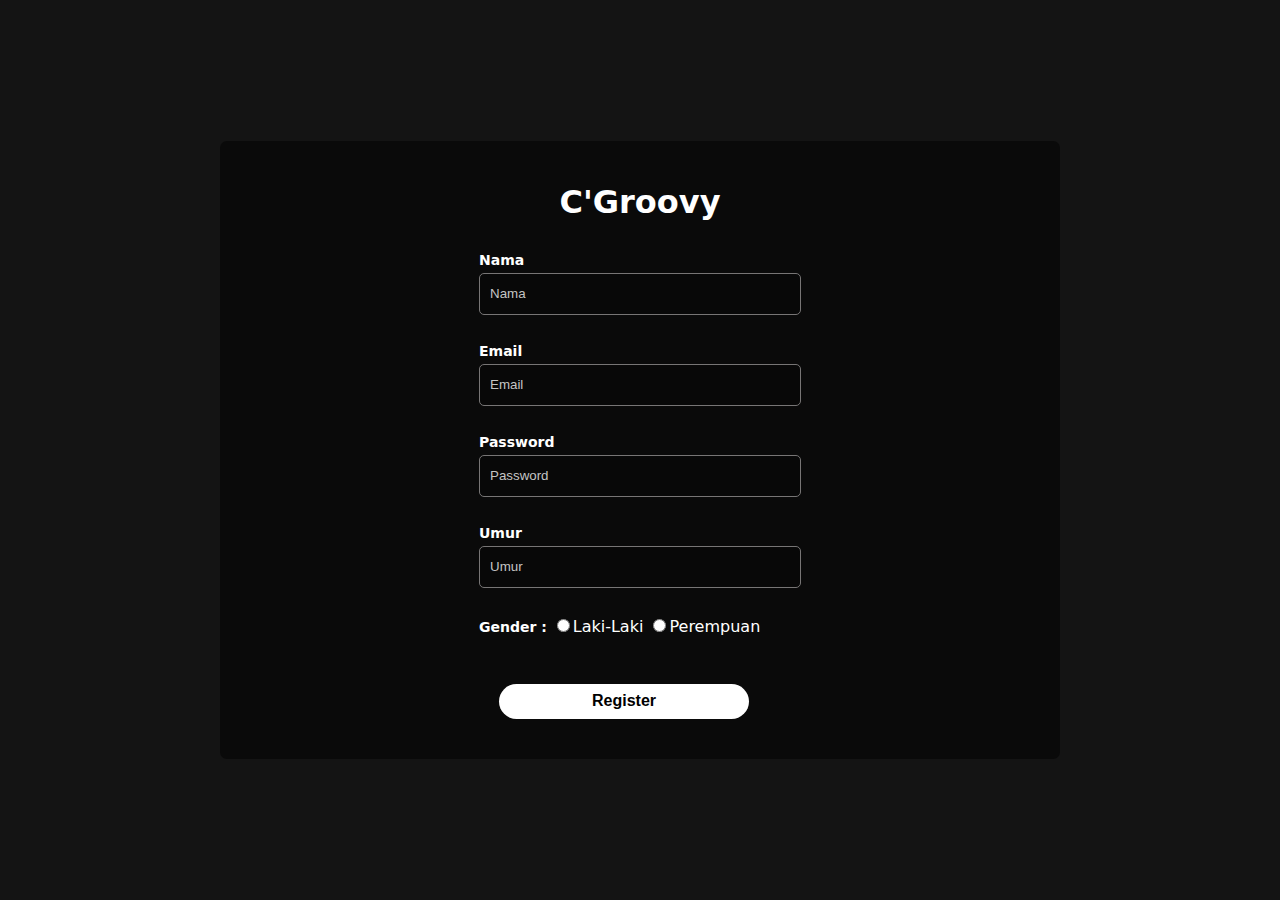
<file: html/register.html>
<!DOCTYPE html>
<html lang="en">
<head>
    <meta charset="UTF-8">
    <meta name="viewport" content="width=device-width, initial-scale=1.0">
    <link rel="stylesheet" href="../css/register.css">
    <title>Register</title>
</head>
<body>

    
    <!-- Form -->
     <div class="form-container" id="formid">
        <form action="home.html" >

    
            <h1>C'Groovy</h1>

        <div class="input-control">
            <label for="name">Nama</label>
            <input id="name" type="text" placeholder="Nama" name="name"  class="textarea"  onchange="validate_username()" >
            <div id="error-username"></div>
        </div>
        
        <div class="input-control">
            <label for="email">Email</label>
        <input id="email" type="email" placeholder="Email" name="email" class="textarea" onchange="validate_email()"  >
        <div id="error-email"></div>
        </div>
        
        <div class="input-control">
            <label for="password">Password</label>
            <input id="password" type="password" placeholder="Password" name="password" class="textarea" onchange="validate_password()" >
            <div id="error-pass"></div>
        </div>
        
        <div class="input-control">
            <label for="age">Umur</label>
            <input id="umur" type="number" placeholder="Umur" name="umur" class="textarea" onchange="validate_age()"> 
            <div id="error-age"></div>
        </div>
        
        <div class="input-control">
            <div class="gender">
                <label for="gender">Gender : </label>
                <input type="radio"  name="gender" value="Laki-laki" onchange="validate_gender()">Laki-Laki
                <input type="radio" name="gender" value="Perempuan" onchange="validate_gender()">Perempuan
                </div>
                <div id="error-gender"></div>
        </div>
        
        <button type="submit" class="but-submit">Register</button>
        
    
        
        
    
    </form>
     </div>

    
    <script src="../js/register.js"></script>
</body>
</html>
</file>
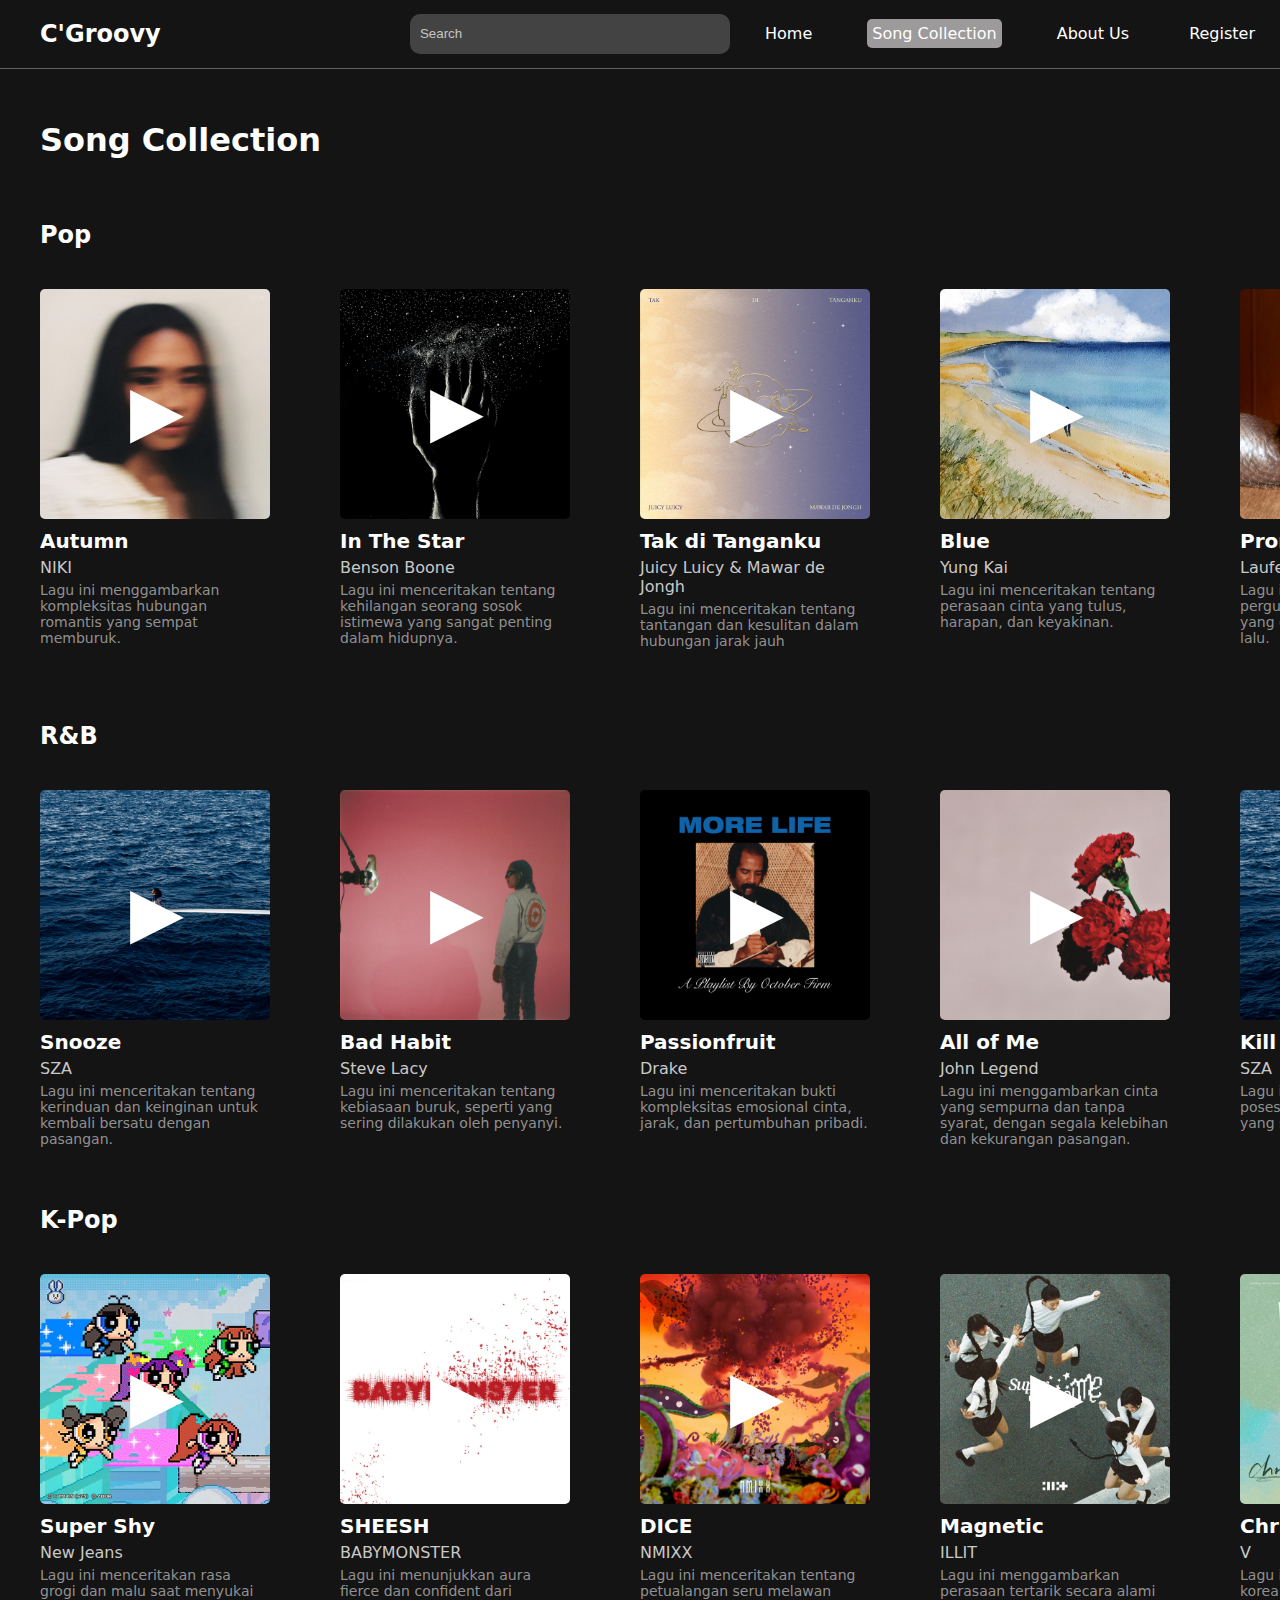
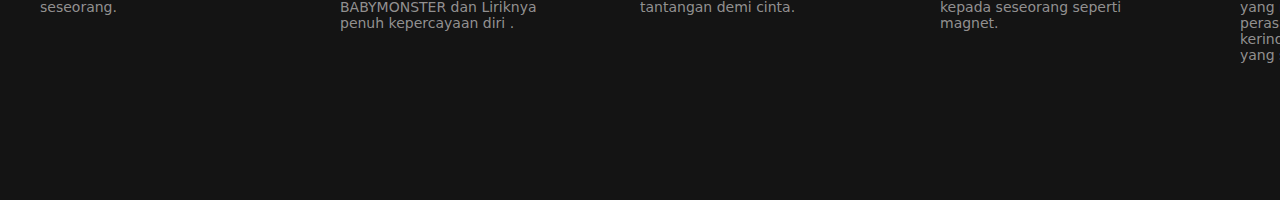
<file: html/songcollection.html>
<!DOCTYPE html>
<html lang="en">
<head>
    <meta charset="UTF-8">
    <meta name="viewport" content="width=device-width, initial-scale=1.0">
    <link rel="stylesheet" href="../css/songcollection.css">
    <title>Song Collection</title>
</head>
<body>
    <!-- Navbar -->

    <div class="nav-container">
        <div class="nav-item">
            <h2>C'Groovy</h2>
        </div>

        <div class="nav-item">
            <input type="text" placeholder="Search" class="search">
        </div>

        <div class="nav-item"><a href="home.html" class="nav-link">Home</a></div>

        <div class="dropdown">
            <a href="#" class="nav-link" id="pagenow">Song Collection</a>

            <div class="dropdown-menu">
                <a href="#pop" class="dropdown-link">Pop</a>
                <a href="#rnb" class="dropdown-link" >R&B</a>
                <a href="#kpop" class="dropdown-link">K-pop</a>
            </div>
        </div>

        <div class="nav-item"><a href="aboutus.html" class="nav-link" >About Us</a></div>
        <div class="nav-item"><a href="register.html" class="nav-link">Register</a></div>

    </div>
    <!-- Content -->
    <div class="content">

        <h1>Song Collection</h1>

        
    <h2 id="pop">Pop</h2>   
        <div class="pop">
            
            <div class="card">
                <a href="songdetail.html?id=1"><div class="play-button">▶</div><img src="../assets/autumn.jpeg" alt=""></a>
                <div class="card-menu">
                    <div class="card-name">Autumn</div>
                    <div class="card-artist">NIKI</div>
                    <div class="card-desc">Lagu ini menggambarkan kompleksitas hubungan romantis yang sempat memburuk.</div>
                </div>
            </div>

            <div class="card">
                <a href="songdetail.html?id=2"><div class="play-button">▶</div><img src="../assets/inthestar.jpeg" alt=""></a>
                <div class="card-menu">
                    <div class="card-name">In The Star</div>
                    <div class="card-artist">Benson Boone</div>
                    <div class="card-desc">Lagu ini menceritakan tentang kehilangan seorang sosok istimewa yang sangat penting dalam hidupnya.</div>
                </div>
            </div>

            <div class="card">
                <a href="songdetail.html?id=3"><div class="play-button">▶</div><img src="../assets/takditanganku.jpeg" alt=""></a>
                <div class="card-menu">
                    <div class="card-name">Tak di Tanganku</div>
                    <div class="card-artist">Juicy Luicy & Mawar de Jongh</div>
                    <div class="card-desc">Lagu ini menceritakan tentang tantangan dan kesulitan dalam hubungan jarak jauh</div>
                </div>
            </div>

            <div class="card">
                <a href="songdetail.html?id=4"><div class="play-button">▶</div><img src="../assets/blue.jpg" alt=""></a>
                <div class="card-menu">
                    <div class="card-name">Blue</div>
                    <div class="card-artist">Yung Kai</div>
                    <div class="card-desc">Lagu ini menceritakan tentang perasaan cinta yang tulus, harapan, dan keyakinan.</div>
                </div>
            </div>

            <div class="card">
                <a href="songdetail.html?id=5"><div class="play-button">▶</div><img src="../assets/promise.jpeg" alt=""></a>
                <div class="card-menu">
                    <div class="card-name">Promise</div>
                    <div class="card-artist">Laufey</div>
                    <div class="card-desc">Lagu ini menggambarkan pergulatan batin seseorang yang gagal move on dari masa lalu.</div>
                </div>
            </div>

            <div class="card">
                <a href="songdetail.html?id=6"><div class="play-button">▶</div><img src="../assets/diewithasmile.jpeg" alt=""></a>
                <div class="card-menu">
                    <div class="card-name">Die With a Smile</div>
                    <div class="card-artist">Lady Gaga & Bruno Mars</div>
                    <div class="card-desc">Lagu ini menggambarkan keinginan untuk menghabiskan saat-saat terakhir dengan pasangan meskipun dunia berakhir.</div>
                </div>
            </div>

            
        </div>

        <h2 id="rnb">R&B</h2>

        <div class="pop">

            <div class="card">
                <a href="songdetail.html?id=7"><div class="play-button">▶</div><img src="../assets/snooze.jpeg" alt=""></a>
                <div class="card-menu">
                    <div class="card-name">Snooze</div>
                    <div class="card-artist">SZA</div>
                    <div class="card-desc">Lagu ini menceritakan tentang kerinduan dan keinginan untuk kembali bersatu dengan pasangan.</div>
                </div>
            </div>

            <div class="card">
                <a href="songdetail.html?id=8"><div class="play-button">▶</div><img src="../assets/badhabit.jpeg" alt=""></a>
                <div class="card-menu">
                    <div class="card-name">Bad Habit</div>
                    <div class="card-artist">Steve Lacy</div>
                    <div class="card-desc">Lagu ini menceritakan tentang kebiasaan buruk, seperti yang sering dilakukan oleh penyanyi. </div>
                </div>
            </div>

            <div class="card">
                <a href="songdetail.html?id=9"><div class="play-button">▶</div><img src="../assets/passionfruit.jpeg" alt=""></a>
                <div class="card-menu">
                    <div class="card-name">Passionfruit</div>
                    <div class="card-artist">Drake</div>
                    <div class="card-desc">Lagu ini menceritakan bukti kompleksitas emosional cinta, jarak, dan pertumbuhan pribadi.</div>
                </div>
            </div>

            <div class="card">
                <a href="songdetail.html?id=10"><div class="play-button">▶</div><img src="../assets/allofme.jpeg" alt=""></a>
                <div class="card-menu">
                    <div class="card-name">All of Me</div>
                    <div class="card-artist">John Legend</div>
                    <div class="card-desc">Lagu ini menggambarkan cinta yang sempurna dan tanpa syarat, dengan segala kelebihan dan kekurangan pasangan. </div>
                </div>
            </div>

            <div class="card">
                <a href="songdetail.html?id=11"><div class="play-button">▶</div><img src="../assets/killbill.jpeg" alt=""></a>
                <div class="card-menu">
                    <div class="card-name">Kill Bill</div>
                    <div class="card-artist">SZA</div>
                    <div class="card-desc">Lagu ini menggambarkan sisi posesif dan emosional dari cinta yang sangat rumit. </div>
                </div>
            </div>

            <div class="card">
                <a href="songdetail.html?id=12"><div class="play-button">▶</div><img src="../assets/allthestars.jpeg" alt=""></a>
                <div class="card-menu">
                    <div class="card-name">All the Stars</div>
                    <div class="card-artist">Kendrick Lamar & SZA</div>
                    <div class="card-desc">Lagu ini mengeksplorasi dinamika hubungan dan tantangan emosional dalam hidup. </div>
                </div>
            </div>

        </div>

        <h2 id="kpop">K-Pop</h2>


        <div class="pop">

            <div class="card">
                <a href="songdetail.html?id=13"><div class="play-button">▶</div><img src="../assets/supershy.jpeg" alt=""></a>
                <div class="card-menu">
                    <div class="card-name">Super Shy</div>
                    <div class="card-artist">New Jeans</div>
                    <div class="card-desc">Lagu ini menceritakan rasa grogi dan malu saat menyukai seseorang.</div>
                </div>
            </div>

            <div class="card">
                <a href="songdetail.html?id=14"><div class="play-button">▶</div><img src="../assets/sheesh.jpeg" alt=""></a>
                <div class="card-menu">
                    <div class="card-name">SHEESH</div>
                    <div class="card-artist">BABYMONSTER</div>
                    <div class="card-desc">Lagu ini menunjukkan aura fierce dan confident dari BABYMONSTER dan Liriknya penuh kepercayaan diri .   </div>
                </div>
            </div>

            <div class="card">
                <a href="songdetail.html?id=15"><div class="play-button">▶</div><img src="../assets/dice.jpeg" alt=""></a>
                <div class="card-menu">
                    <div class="card-name">DICE</div>
                    <div class="card-artist">NMIXX</div>
                    <div class="card-desc">Lagu ini menceritakan tentang petualangan seru melawan tantangan demi cinta.</div>
                </div>
            </div>

            <div class="card">
                <a href="songdetail.html?id=16"><div class="play-button">▶</div><img src="../assets/magnetic.jpeg" alt=""></a>
                <div class="card-menu">
                    <div class="card-name">Magnetic</div>
                    <div class="card-artist">ILLIT</div>
                    <div class="card-desc">Lagu ini menggambarkan perasaan tertarik secara alami kepada seseorang seperti magnet. </div>
                </div>
            </div>

            <div class="card">
                <a href="songdetail.html?id=17"><div class="play-button">▶</div><img src="../assets/christmasttree.jpeg" alt=""></a>
                <div class="card-menu">
                    <div class="card-name">Christmas Tree</div>
                    <div class="card-artist">V</div>
                    <div class="card-desc">Lagu ini adalah OST drama korea "Our Beloved Summer" yang menceritakan tentang perasaan cinta yang dalam dan kerinduan terhadap seseorang yang spesial.  </div>
                </div>
            </div>

            <div class="card">
                <a href="songdetail.html?id=18"><div class="play-button">▶</div><img src="../assets/armageddon.jpeg" alt=""></a>
                <div class="card-menu">
                    <div class="card-name">Armageddon</div>
                    <div class="card-artist">AESPA</div>
                    <div class="card-desc">Lagu ini menggambarkan kekacauan yang mereka taklukkan untuk membangun dunia baru. </div>
                </div>
            </div>

            

            
        </div>

    </div>





</body>
</html>
</file>
<file: css/register.css>
body{
    margin: 0;
    padding: 0;
    /* background: linear-gradient(to bottom, #ffffff 5%, #888888 10%, #000000 60%); */
    background-color: rgb(20, 20, 20);
    min-height: 100vh;
    color: white;
    display: flex;
    justify-content: center; 
    align-items: center; 
    font-family: system-ui, -apple-system, BlinkMacSystemFont, 'Segoe UI', Roboto, Oxygen, Ubuntu, Cantarell, 'Open Sans', 'Helvetica Neue', sans-serif
    
}



/* Form */

.form-container{
    display: flex;
    flex-direction: column;
    background-color: rgb(10, 10, 10);
    width: 800px;
    padding: 20px;
    color: white;
    gap: 10px;
    align-items: center;
    border-radius: 7px;
    -webkit-border-radius: 7px;
    -moz-border-radius: 7px;
    -ms-border-radius: 7px;
    -o-border-radius: 7px;
}

form{
    display: flex;
    flex-direction: column;
    gap: 10px;
    
}

.form-container h1{
    text-align: center;
    font-weight: bold;
}

.textarea{
    background-color: rgba(0, 0, 0, 0.2);
    padding: 0 10px;
    width: 300px;
    border: none;
    height: 40px;
    border-radius: 5px;
    border: 1px solid rgb(119, 117, 117);
}

label{
    font-size: 14px;
    font-weight: bold;
}

.textarea::placeholder{
    color: rgb(196, 196, 196);
}

input[type="email"],
input[type="password"] {
    color: white;
}


input[type="text"] {
    color: white; 
  }

input[type="text"]:focus {
    color: white; 
  }

  input[type="number"] {
    color: white; 
  }

input[type="number"]:focus {
    color: white; 
  }

/* .but-submit{
    text-align: center;
    margin: 20px;
} */

.but-submit{
    text-align: center;
    margin: 20px;
    width: 250px;
    height: 35px;
    color: black;
    font-size: 16px;
    border: none;
    background-color: rgb(255, 255, 255);
    font-weight: bolder;
    border-radius: 100px;
    -webkit-border-radius: 100px;
    -moz-border-radius: 100px;
    -ms-border-radius: 100px;
    -o-border-radius: 100px;
}

.but-submit:hover{
    transform: scale(1.1);
    transition: 100ms;
    -webkit-transform: scale(1.1);
    -moz-transform: scale(1.1);
    -ms-transform: scale(1.1);
    -o-transform: scale(1.1);
    -webkit-transition: 100ms;
    -moz-transition: 100ms;
    -ms-transition: 100ms;
    -o-transition: 100ms;
}

.textarea:hover{
    border: 1px solid white;
}

.input-control{
    display: flex;
    flex-direction: column;
    gap: 5px;
}


#error-username{
    color: red;
    font-size: 12px;
    height: 13px;
}

#error-email{
    color: red;
    font-size: 12px;
    height: 13px;
}

#error-pass{
    color: red;
    font-size: 12px;
    height: 13px;
}

#error-age{
    color: red;
    font-size: 12px;
    height: 13px;
}

#error-gender{
    color: red;
    font-size: 12px;
    height: 13px;
}


/* Responsive */

@media screen and (max-width:800px){

    body{
        background-color: rgb(20, 20, 20);
    }

    
    .nav-container{
        /* position: relative; */
        position: absolute;
        
        display: flex;
        flex-direction: column;
        justify-content: center;
        text-align: center;
        align-items: center;
        gap: 40px;
        padding-bottom: 20px;
    }

    

}
</file>
<file: css/songcollection.css>
body{
    margin: 0;
    padding: 0;
    background-color: rgb(20, 20, 20);
    color: white;
    font-family: system-ui, -apple-system, BlinkMacSystemFont, 'Segoe UI', Roboto, Oxygen, Ubuntu, Cantarell, 'Open Sans', 'Helvetica Neue', sans-serif;
    height: 1700px;
    
}



html {
    scroll-behavior: smooth;
  }

/* Navbar */

.nav-container{
    display: flex;
    align-items: center;
    gap: 30px;
    background-color: rgb(20, 20, 20);
    border-bottom: 1px solid rgba(119, 117, 117, 0.788);
    position: fixed;
    top: 0;
    width: 100%;
    z-index: 1000;
}

.nav-item:first-child{
    margin-right: auto;
    margin-left: 20px;
}

.nav-item h2{
    margin-left: 20px;
}

.nav-link{
    text-decoration: none;
    color: white;
    margin-right: 20px;
    padding: 5px;
}

.search{
    display: flex;
  align-items: center;
  background-color: rgba(255, 255, 255, 0.2);
  padding: 0 10px;
    width: 300px;
    border: none;
    height: 40px;
    border-radius: 10px;
    -webkit-border-radius: 10px;
    -moz-border-radius: 10px;
    -ms-border-radius: 10px;
    -o-border-radius: 10px;
}

.search::placeholder {
    color: rgba(255, 255, 255, 0.7);
  }

.nav-link:hover{
    background-color: rgb(156, 154, 154);
    border-radius: 5px;
    -webkit-border-radius: 5px;
    -moz-border-radius: 5px;
    -ms-border-radius: 5px;
    -o-border-radius: 5px;
    padding: 5px;
}



input[type="text"]:focus {
    color: white; 
  }

#pagenow{
    background-color: rgb(156, 154, 154);
    border-radius: 5px;
    -webkit-border-radius: 5px;
    -moz-border-radius: 5px;
    -ms-border-radius: 5px;
    -o-border-radius: 5px;
    padding: 5px;
}

/* Dropdown */

.dropdown-menu{
    position: absolute;
    display: none;
}

.dropdown:hover .dropdown-menu{
    display: block;
}

.dropdown-link{
    display: flex;
    padding: 5px;
    text-decoration: none;
    color: white;
    margin-top: 10px;
    border-radius: 5px;
}

.dropdown-link:hover {
    background-color: rgb(156, 154, 154);
    transform: scale(1.05);
}

/* Content */

.content{
    margin-top: 100px;
    margin-left: 40px;
    display: flex;
    flex-direction: column;
    gap: 20px;
    
}

.content h1{
    /* text-align: center; */
}

.pop{
    display: flex;
    gap: 70px;
    overflow-x: auto;
    padding-bottom: 20px;
    
}

::-webkit-scrollbar{
    width: 10px;
    height: 4px;
}

::-webkit-scrollbar-track{
    background: rgb(20, 20, 20);
}

::-webkit-scrollbar-thumb{
    background: black;
}

::-webkit-scrollbar-thumb:hover{
    background: rgb(46, 46, 46);
}

.card{
    width: 230px;
    position: relative;
}

.card-menu{
    margin-top: 10px;
    display: flex;
    flex-direction: column;
    gap: 5px;
}


.card img{
    width: 230px;
    display: block;
    border-radius: 5px;
    -webkit-border-radius: 5px;
    -moz-border-radius: 5px;
    -ms-border-radius: 5px;
    -o-border-radius: 5px;
}

.card img:hover {
    opacity: 0.5;
}

.play-button{
    position: absolute;
    top: 9vh;
    left: 90px;
    font-size: 70px;
    color: white;
    border-radius: 5px;
    z-index: 2;
    
}

.card-name{
    font-size: 20px;
    font-weight: 600;
}

.card-artist{
    color: rgb(201, 201, 201);
}
.card-desc{
    color: rgba(187, 185, 185, 0.774);
    font-size: 14px;
}

@media screen and (max-width:800px) {
    
    .nav-link{
        font-size: 13px;
    }

}


button{
    width: 70px;
    display: flex;
    justify-content: space-between;
}

/* Responsive */

@media screen and (max-width:800px){

    
    .nav-container{
        position: relative;
        display: flex;
        flex-direction: column;
        justify-content: center;
        text-align: center;
        align-items: center;
        gap: 40px;
        padding-bottom: 20px;
        
    }

    .nav-link{
        font-size: 16px;
    }

    .pop{
        overflow-x: auto;
    }

    /* .nav-link{
        font-size: 13px;
    }

    .search{
        width: 150px;
    } */

}
</file>
